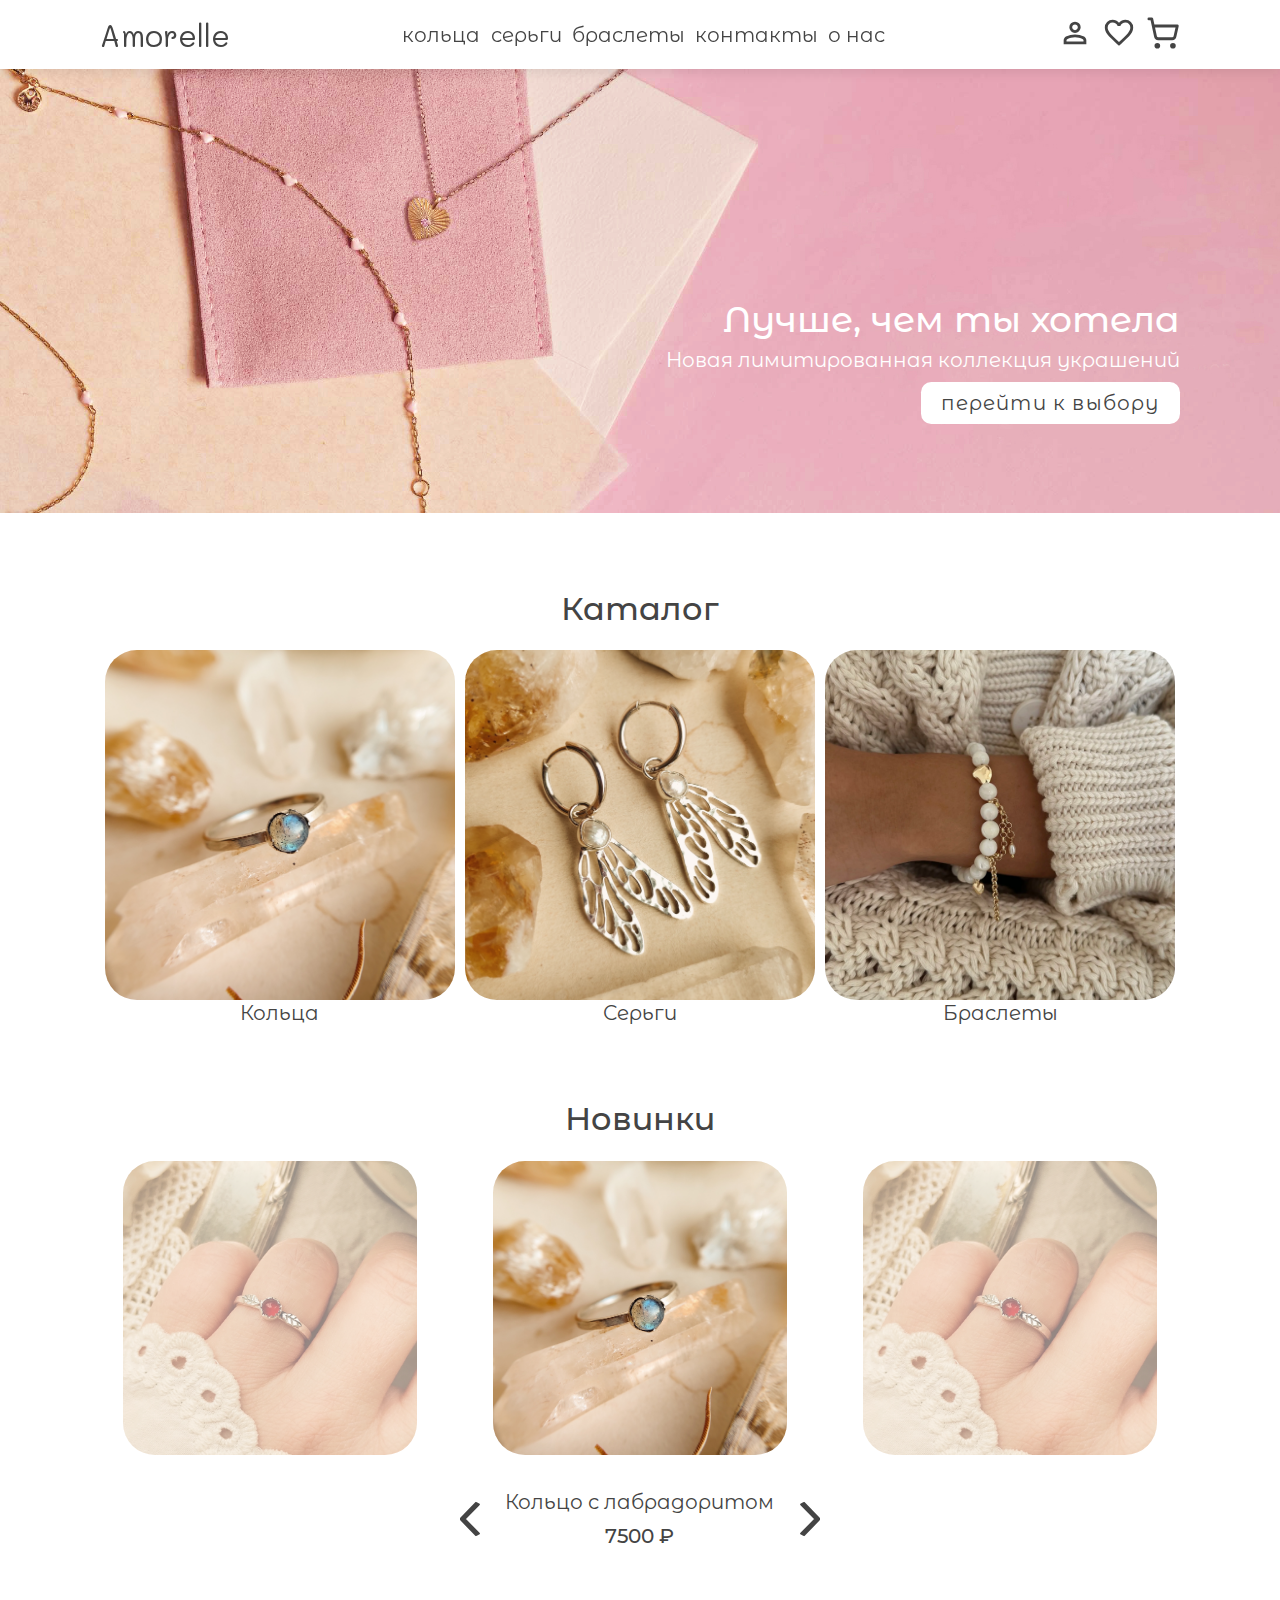
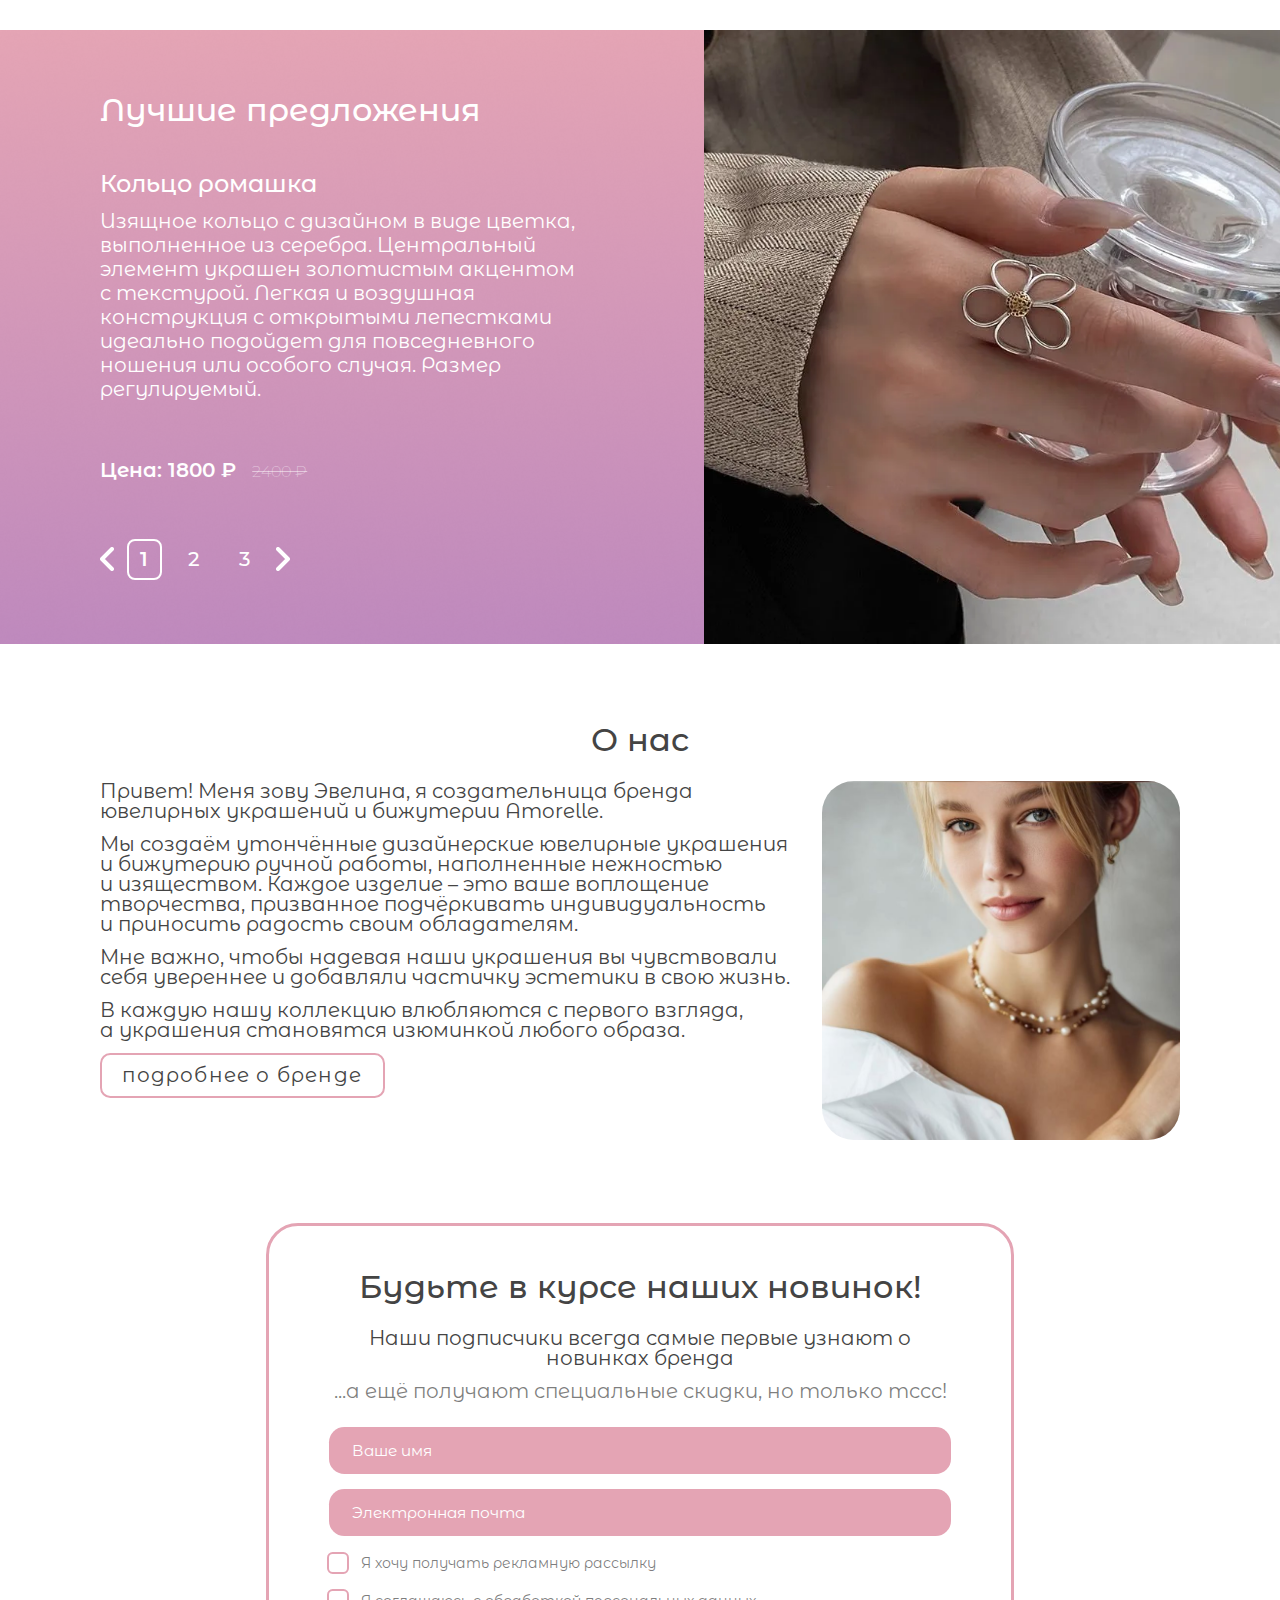
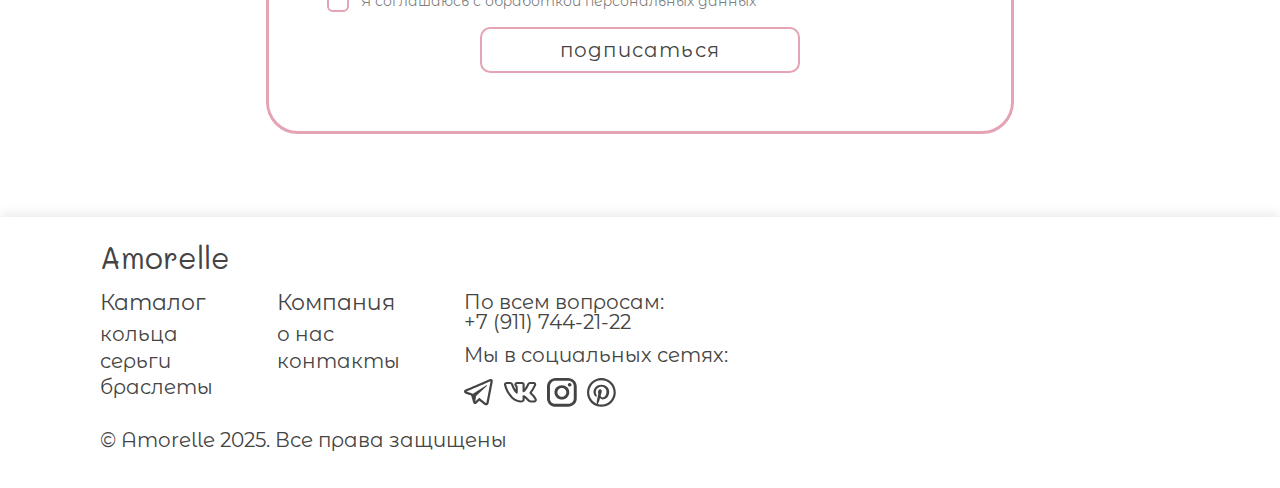
<file: index.html>
<!DOCTYPE html>
<html lang="ru">
  <head>
    <title>Главная – Amorelle</title>
    <meta charset="utf-8">
    <link rel="stylesheet" href="css/reset.css">
    <link rel="stylesheet" href="css/styles.css">
    <link rel="stylesheet" href="https://cdn.jsdelivr.net/npm/swiper@11/swiper-bundle.min.css">
    <link href="https://fonts.googleapis.com/css2?family=Mali:wght@400;600&family=Montserrat+Alternates:wght@300;400;500;600&display=swap" rel="stylesheet">
  </head>
  <body>
    <header>
      <section class="with-limits header-content">
        <h2 class="visually-hidden">Шапка сайта</h2>
        <a href="index.html" class="logo">Amorelle</a>
        <nav class="nav desktop-nav">
          <a href="">кольца</a>
          <a href="">серьги</a>
          <a href="bracelets.html">браслеты</a>
          <a href="">контакты</a>
          <a href="">о&nbsp;нас</a>
        </nav>
        <nav class="icon-header desktop-icons">
          <a href=""><img src="images/user.svg" alt="Профиль" class="icon"></a>
          <a href=""><img src="images/like.svg" alt="Избранное" class="icon"></a>
          <a href="order.html"><img src="images/cart.svg" alt="Корзина" class="icon"></a>
        </nav>

        <!-- Бургер-кнопка (видна только на мобильных) -->
        <label class="burger" for="burger-checkbox">
          <span></span>
          <span></span>
          <span></span>
        </label>
        <input type="checkbox" id="burger-checkbox" class="burger-checkbox">

        <!-- Мобильное меню (появляется при клике на бургер) -->
        <div class="mobile-menu">
          <nav class="mobile-nav">
            <a href="">кольца</a>
            <a href="">серьги</a>
            <a href="">браслеты</a>
            <a href="">контакты</a>
            <a href="">о&nbsp;нас</a>
          </nav>
          <nav class="mobile-icons">
            <a href=""><img src="images/user.svg" alt="Профиль" class="icon"></a>
            <a href=""><img src="images/like.svg" alt="Избранное" class="icon"></a>
            <a href=""><img src="images/cart.svg" alt="Корзина" class="icon"></a>
          </nav>
        </div>
      </section>
    </header>
    <main>
      <section  class="main-image">
        <h2 class="visually-hidden">Заглавное изображение</h2>
        <figure>
          <img src="images/back1.jpg" alt="Фоновая картинка">
        </figure>
        <div class="text-overlay">
          <article class="white-text with-limits">
            <h1 headingoffset="1">Лучше, чем ты хотела</h1>
            <p>Новая лимитированная коллекция украшений</p>
            <button class="button-white">перейти к выбору</button>
          </article>
        </div>
      </section>
      <section class="with-limits">
        <h2>Каталог</h2>
        <div class="catalog">
          <figure>
            <a href=""><img src="images/Лабрадорит1.jpg" alt="Кольца"></a>
            <figcaption>
              <a href="">Кольца</a>
            </figcaption>
          </figure>
          <figure>
            <a href=""><img src="images/КрыльяФеи1.jpg" alt="Серьги"></a>
            <figcaption>
              <a href="">Серьги</a>
            </figcaption>
          </figure>
          <figure>
            <a href=""><img src="images/Суфле1.webp" alt="Браслеты"></a>
            <figcaption>
              <a href="">Браслеты</a>
            </figcaption>
          </figure>
        </div>
      </section>
      <!-- <section class="with-limits">
        <h2>Новинки</h2>
        <article class="news">
          <figure class="min-img">
            <a href=""><img src="images/Терновник1.jpg" alt="Кольца"></a>
          </figure>
          <figure>
            <a href=""><img src="images/Ягодка1.jpg" alt="Кольцо"></a>
            <figcaption>
              <a href=""><img src="images/left1.svg" alt="Налево" class="arrow"></a>
              <article>
                <a href="">Кольцо Ягодка</a>
                <p>4900 ₽</p>
              </article>
              <a href=""><img src="images/right1.svg" alt="Направо" class="arrow"></a>
            </figcaption>
          </figure>
          <figure class="min-img">
            <a href=""><img src="images/Крылья феи1.jpg" alt="Серьги"></a>
          </figure>
        </article>
      </section> -->



<section class="with-limits">
  <h2>Новинки</h2>

  <div class="swiper news-swiper">
    <div class="swiper-wrapper">

      <div class="swiper-slide" data-title="Кольцо с лабрадоритом" data-price="7500 ₽">
        <figure><a href="#"><img src="images/Лабрадорит1.jpg" alt=""></a></figure>
      </div>
      <div class="swiper-slide" data-title="Кольцо Ягодка" data-price="4900 ₽">
        <figure><a href="#"><img src="images/Ягодка1.jpg" alt=""></a></figure>
      </div>
      <div class="swiper-slide" data-title="Кольцо Терновник" data-price="5200 ₽">
        <figure><a href="#"><img src="images/Терновник1.jpg" alt=""></a></figure>
      </div>
      <div class="swiper-slide" data-title="Серьги Крылья феи" data-price="6800 ₽">
        <figure><a href="#"><img src="images/КрыльяФеи1.jpg" alt=""></a></figure>
      </div>
      <div class="swiper-slide" data-title="Кольцо с лабрадоритом" data-price="7500 ₽">
        <figure><a href="#"><img src="images/Лабрадорит1.jpg" alt=""></a></figure>
      </div>

      <div class="swiper-slide" data-title="Кольцо Ягодка" data-price="4900 ₽">
        <figure><a href="#"><img src="images/Ягодка1.jpg" alt=""></a></figure>
      </div>

    </div>

    <div class="news-controls">
      <div class="swiper-button-prev">
        <img src="images/left1.svg" alt="Назад">
      </div>

      <div class="active-caption">
        <article>
          <h2 class="visually-hidden">Описание товара-новинки</h2>
          <a href="#">Кольцо Ягодка</a>
          <p>4900 ₽</p>
        </article>
      </div>

      <div class="swiper-button-next">
        <img src="images/right1.svg" alt="Вперёд">
      </div>
    </div>
  </div>
</section>



      <!-- <section class="with-limits">
        <h2>Новинки</h2>
        <article class="news">
          <figure class="min-img">
            <a href=""><img src="images/Терновник1.jpg" alt="Кольца"></a>
          </figure>
          <figure>
            <a href=""><img src="images/Ягодка1.jpg" alt="Кольцо"></a>
          </figure>
          <figure class="min-img">
            <a href=""><img src="images/Крылья феи1.jpg" alt="Серьги"></a>
          </figure>
        </article>
        <figcaption class="description">
          <a href=""><img src="images/left1.svg" alt="Налево" class="arrow"></a>
          <article>
            <a href="">Кольцо Ягодка</a>
            <p>4900 ₽</p>
          </article>
          <a href=""><img src="images/right1.svg" alt="Направо" class="arrow"></a>
        </figcaption>
      </section> -->





      <!-- <section class="sales">
        <article class="with-limits">
          <div class="sales-text">
            <h2>Лучшие предложения</h2>
            <h3>Кольцо ромашка</h3>
            <p>
              Изящное кольцо с&nbsp;дизайном в&nbsp;виде цветка, выполненное из&nbsp;серебра. Центральный элемент украшен золотистым акцентом 
              с&nbsp;текстурой. Легкая и&nbsp;воздушная конструкция с&nbsp;открытыми лепестками идеально подойдет для&nbsp;повседневного ношения 
              или&nbsp;особого случая. Размер регулируемый.
            </p>
            <p class="price">Цена: 1800 ₽ <span>2400 ₽</span></p>
            <article class="slider-num">
              <a href=""><img src="images/white-left.svg" alt="Налево" class="arrow"></a>
              <div class="slider-pages">
                <a href="#" class="page active">1</a>
                <a href="#" class="page">2</a>
                <a href="#" class="page">3</a>
                <a href="#" class="page">4</a>
                <a href="#" class="page">5</a>
                <a href="#" class="page">6</a>
              </div>
              <a href=""><img src="images/white-right.svg" alt="Направо" class="arrow"></a>
            </article>
          </div>
        </article>
        <figure class="product-sales">
           <a href=""><img src="images/Ромашка2.webp" alt="Корзина"></a>
        </figure>
      </section> -->
      <section class="sales">
        <h2 class="visually-hidden">Лучшие предложения</h2>
        <article class="with-limits">
          <div class="sales-text">
            <h2>Лучшие предложения</h2>
            <h3 class="product-title">Кольцо ромашка</h3>
            <p class="product-desc">
              Изящное кольцо с&nbsp;дизайном в&nbsp;виде цветка, выполненное из&nbsp;серебра. Центральный элемент украшен золотистым акцентом 
              с&nbsp;текстурой. Легкая и&nbsp;воздушная конструкция с&nbsp;открытыми лепестками идеально подойдет для&nbsp;повседневного ношения 
              или&nbsp;особого случая. Размер регулируемый.
            </p>
            <p class="price">Цена: <span class="current-price">1800&nbsp;₽</span> <span class="old-price">2400&nbsp;₽</span></p>
            <div class="slider-num">
              <a href="#" class="arrow arrow-left"><img src="images/white-left.svg" alt="Налево"></a>
              <div class="slider-pages">
                <a href="#" class="page active" data-index="0">1</a>
                <a href="#" class="page" data-index="1">2</a>
                <a href="#" class="page" data-index="2">3</a>
              </div>
              <a href="#" class="arrow arrow-right"><img src="images/white-right.svg" alt="Направо"></a>
            </div>
          </div>
          <figure class="product-sales">
            <a href="#"><img src="images/Ромашка2.webp" alt="Продукт"></a>
          </figure>
        </article>
      </section>

      <section class="with-limits">
        <h2>О&nbsp;нас</h2>
        <article class="about">
          <h2 class="visually-hidden">Описание компаниии</h2>
          <div>
            <p>
              Привет! Меня зову Эвелина, я&nbsp;создательница бренда ювелирных украшений и&nbsp;бижутерии Amorelle.
            </p>
            <p>
              Мы создаём утончённые дизайнерские ювелирные украшения и&nbsp;бижутерию ручной работы, наполненные нежностью и&nbsp;изяществом. 
              Каждое изделие – это&nbsp;ваше воплощение творчества, призванное подчёркивать индивидуальность и&nbsp;приносить радость 
              своим обладателям.
            </p>
            <p>
              Мне важно, чтобы надевая наши украшения вы&nbsp;чувствовали себя увереннее и&nbsp;добавляли частичку эстетики в&nbsp;свою жизнь.
            </p>
            <p>
              В каждую нашу коллекцию влюбляются с&nbsp;первого взгляда, а&nbsp;украшения становятся изюминкой любого образа.
            </p>
            <button class="button-white-back">подробнее о бренде</button>
          </div>
          <figure>
            <img src="images/model1.jpg" alt="Эвелина">
          </figure>
        </article>
      </section>
      <section class="subscribe-form">
        <h2>Будьте в курсе наших новинок!</h2>
        <p>
          Наши подписчики всегда самые первые узнают о новинках бренда<br>
        </p>
        <p>
          <span>...а ещё получают специальные скидки, но только тссс!</span>
        </p>

        <form>
          <input type="text" placeholder="Ваше имя" required>
          <input type="email" placeholder="Электронная почта" required>

          <label class="checkbox">
            <input type="checkbox">
            <span class="checkmark"></span>
            <span>Я хочу получать рекламную рассылку</span>    
          </label>

          <label class="checkbox">
            <input type="checkbox">
            <span class="checkmark"></span>
            <span>Я соглашаюсь с обработкой персональных данных</span>
          </label>

          <button class="button-white-back">подписаться</button>
        </form>
      </section>
    </main>
    <footer>
      <div class="with-limits">
        <a href="" class="logo">Amorelle</a>
        <div class="footer">
          <article class="catalog-footer">
            <h3>Каталог</h3>
            <nav>
              <a href="">кольца</a>
              <a href="">серьги</a>
              <a href="">браслеты</a>
            </nav>
          </article>
          <article class="company-footer">
            <h3>Компания</h3>
            <nav>
              <a href="">о нас</a>
              <a href="">контакты</a>
            </nav>
          </article>
          <article class="social">
            <h2 class="visually-hidden">Обратная связь</h2>
            <p>
              По всем вопросам:<br>
              +7 (911) 744-21-22
            </p>
            <p>
              Мы в социальных сетях:
            </p>
            <nav>
              <a href=""><img src="images/telegram.svg" alt="Telegram" class="icon"></a>
              <a href=""><img src="images/vk.svg" alt="VK" class="icon icon-vk"></a>
              <a href=""><img src="images/inst.svg" alt="Inst" class="icon"></a>
              <a href=""><img src="images/pinterest.svg" alt="Pinterest" class="icon"></a>
            </nav>
          </article>
        </div>
        <p class="copy">&copy; Amorelle 2025. Все права защищены</p>
      </div>
    </footer>
    <script src="js/script.js" defer></script>
    <script src="https://cdn.jsdelivr.net/npm/swiper@11/swiper-bundle.min.js"></script>
  </body>

</html>
</file>
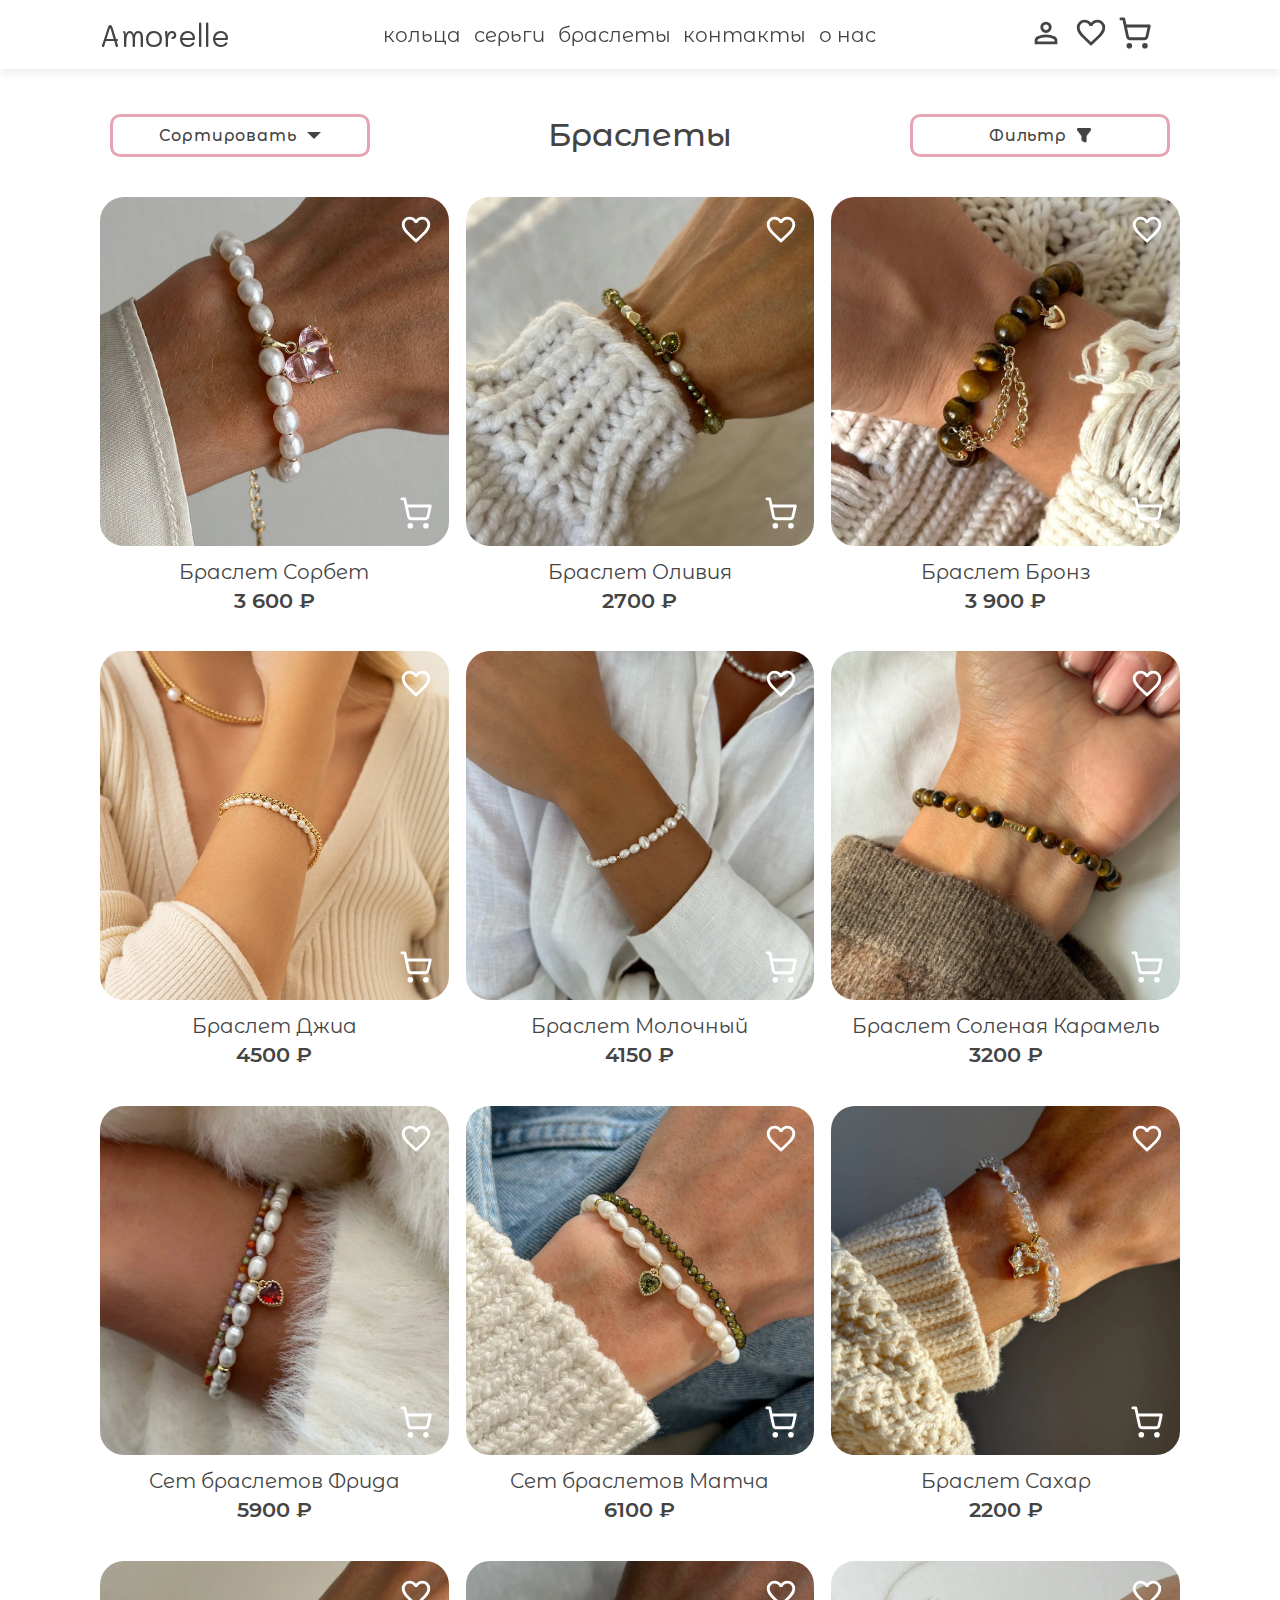
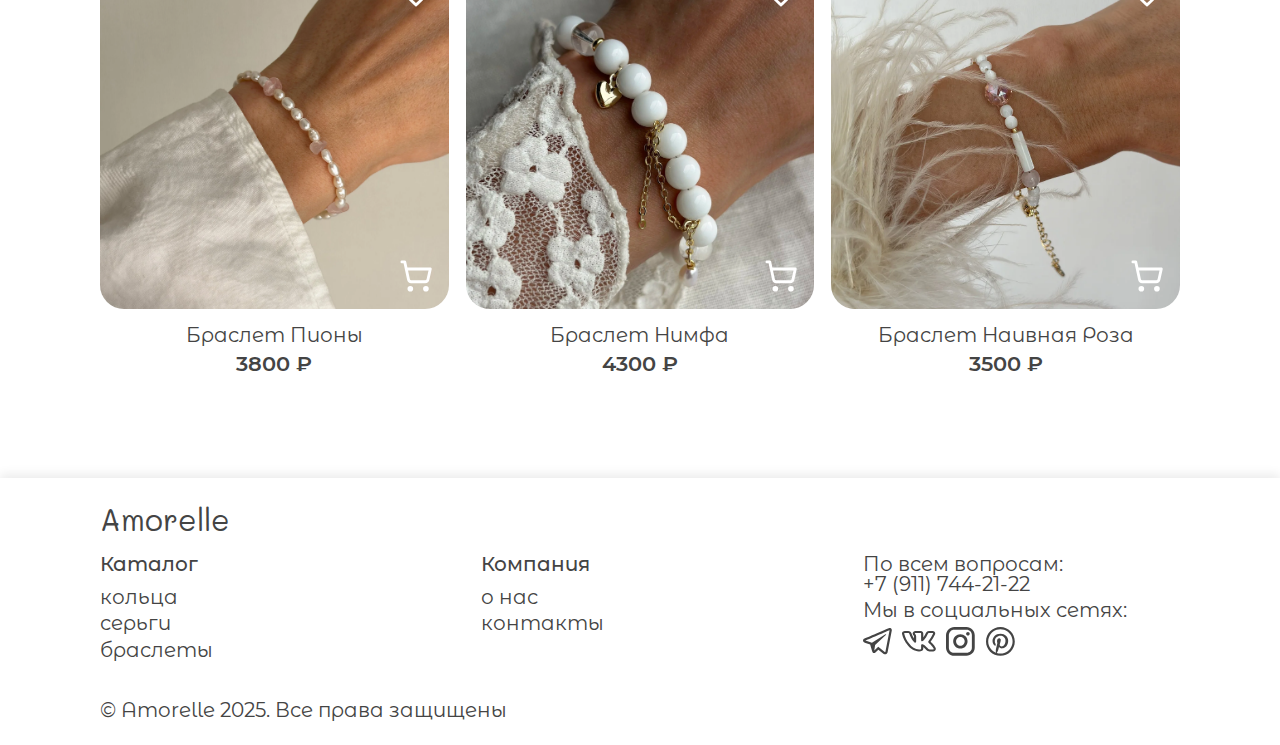
<file: bracelets.html>
<!DOCTYPE html>
<html lang="ru">
<head>
  <meta charset="utf-8">
  <title>Браслеты – Amorelle</title>
  <link rel="stylesheet" href="css/reset.css">
  <link rel="stylesheet" href="css/bracelets.css">
</head>

<body>
  <header>
    <section class="with-limits header-grid">
      <h2 class="visually-hidden">Шапка сайта</h2>
      <a href="index.html" class="logo">Amorelle</a>
      <nav class="nav desktop-nav">
        <a href="#">кольца</a>
        <a href="#">серьги</a>
        <a href="bracelets.html">браслеты</a>
        <a href="#">контакты</a>
        <a href="#">о&nbsp;нас</a>
      </nav>

      <nav class="icon-header desktop-icons">
        <a href="#"><img src="images/user.svg" alt="Профиль" class="icon"></a>
        <a href="#"><img src="images/like.svg" alt="Избранное" class="icon"></a>
        <a href="order.html"><img src="images/cart.svg" alt="Корзина" class="icon"></a>
      </nav>

      <!-- Бургер-меню -->
      <label class="burger" for="burger-checkbox">
        <span></span>
        <span></span>
        <span></span>
      </label>
      <input type="checkbox" id="burger-checkbox">

      <!-- Меню для маленького экрана -->
      <div class="mobile-menu">
        <div class="mobile-nav">
          <a href="#">кольца</a>
          <a href="#">серьги</a>
          <a href="#">браслеты</a>
          <a href="#">контакты</a>
          <a href="#">о&nbsp;нас</a>
        </div>
        <div class="mobile-icons">
          <a href="#"><img src="images/user.svg" alt="Профиль"></a>
          <a href="#"><img src="images/like.svg" alt="Избранное"></a>
          <a href="#"><img src="images/cart.svg" alt="Корзина"></a>
        </div>
      </div>
    </section>
  </header>

  <main class="with-limits">
    <section class="catalog-header">
        <button class="sort-btn">
            <span>Сортировать</span>
            <img src="images/откр.стрелка.png" alt="" class="sort-icon">
        </button>
        <h2>Браслеты</h2>
        <button class="filter-btn">
            <span>Фильтр</span>
            <img src="images/фильтр.png" alt="" class="filter-icon">
        </button>
    </section>

    <section class="catalog-grid">
      <h2 class="visually-hidden">Каталог</h2>
      <article class="product-card">
        <h2 class="visually-hidden">Карточка товара</h2>
        <div class="product-image">
            <img src="images/Сорбет1.webp" alt="Браслет Сорбет" class="product">
            <a href="#"><img src="images/like.svg" alt="Избранное" class="icon icon-product like-btn"></a>
            <a href="#"><img src="images/cart.svg" alt="Корзина" class="icon icon-product cart-btn"></a>
        </div>
        <a class="product-name">Браслет Сорбет</a>
        <p class="product-price">3 600 ₽</p>
      </article>

      <article class="product-card">
        <h2 class="visually-hidden">Карточка товара</h2>
        <div class="product-image">
            <img src="images/Оливия2.webp" alt="Браслет Оливия" class="product">
            <a href="#"><img src="images/like.svg" alt="Избранное" class="icon icon-product like-btn"></a>
            <a href="#"><img src="images/cart.svg" alt="Корзина" class="icon icon-product cart-btn"></a>
        </div>
        <a class="product-name">Браслет Оливия</a>
        <p class="product-price">2700 ₽</p>
      </article>

      <article class="product-card">
        <h2 class="visually-hidden">Карточка товара</h2>
        <div class="product-image">
            <img src="images/Бронз1.webp" alt="Браслет Бронз" class="product">
            <a href="#"><img src="images/like.svg" alt="Избранное" class="icon icon-product like-btn"></a>
            <a href="#"><img src="images/cart.svg" alt="Корзина" class="icon icon-product cart-btn"></a>
        </div>
        <a class="product-name">Браслет Бронз</a>
        <p class="product-price">3 900 ₽</p>
      </article>

      <article class="product-card">
        <h2 class="visually-hidden">Карточка товара</h2>
        <div class="product-image">
            <img src="images/Джиа1.webp" alt="Браслет Джиа" class="product">
            <a href="#"><img src="images/like.svg" alt="Избранное" class="icon icon-product like-btn"></a>
            <a href="#"><img src="images/cart.svg" alt="Корзина" class="icon icon-product cart-btn"></a>
        </div>
        <a class="product-name">Браслет Джиа</a>
        <p class="product-price">4500 ₽</p>
      </article>

      <article class="product-card">
        <h2 class="visually-hidden">Карточка товара</h2>
        <div class="product-image">
            <img src="images/Молочный1.webp" alt="Браслет Молочный" class="product">
            <a href="#"><img src="images/like.svg" alt="Избранное" class="icon icon-product like-btn"></a>
            <a href="#"><img src="images/cart.svg" alt="Корзина" class="icon icon-product cart-btn"></a>
        </div>
        <a class="product-name">Браслет Молочный</a>
        <p class="product-price">4150 ₽</p>
      </article>

      <article class="product-card">
        <h2 class="visually-hidden">Карточка товара</h2>
        <div class="product-image">
            <img src="images/СоленаяКарамель1.webp" alt="Браслет Соленая Карамель" class="product">
            <a href="#"><img src="images/like.svg" alt="Избранное" class="icon icon-product like-btn"></a>
            <a href="#"><img src="images/cart.svg" alt="Корзина" class="icon icon-product cart-btn"></a>
        </div>
        <a class="product-name">Браслет Соленая Карамель</a>
        <p class="product-price">3200 ₽</p>
      </article>

      <article class="product-card">
        <h2 class="visually-hidden">Карточка товара</h2>
        <div class="product-image">
            <img src="images/СетФрида1.webp" alt="Сет браслетов Фрида" class="product">
            <a href="#"><img src="images/like.svg" alt="Избранное" class="icon icon-product like-btn"></a>
            <a href="#"><img src="images/cart.svg" alt="Корзина" class="icon icon-product cart-btn"></a>
        </div>
        <a class="product-name">Сет браслетов Фрида</a>
        <p class="product-price">5900 ₽</p>
      </article>

      <article class="product-card">
        <h2 class="visually-hidden">Карточка товара</h2>
        <div class="product-image">
            <img src="images/СетМатча1.webp" alt="Сет браслетов Матча" class="product">
            <a href="#"><img src="images/like.svg" alt="Избранное" class="icon icon-product like-btn"></a>
            <a href="#"><img src="images/cart.svg" alt="Корзина" class="icon icon-product cart-btn"></a>
        </div>
        <a class="product-name">Сет браслетов Матча</a>
        <p class="product-price">6100 ₽</p>
      </article>

      <article class="product-card">
        <h2 class="visually-hidden">Карточка товара</h2>
        <div class="product-image">
            <img src="images/Сахар1.webp" alt="Браслет Сахар" class="product">
            <a href="#"><img src="images/like.svg" alt="Избранное" class="icon icon-product like-btn"></a>
            <a href="#"><img src="images/cart.svg" alt="Корзина" class="icon icon-product cart-btn"></a>
        </div>
        <a class="product-name">Браслет Сахар</a>
        <p class="product-price">2200 ₽</p>
      </article>

      <article class="product-card">
        <h2 class="visually-hidden">Карточка товара</h2>
        <div class="product-image">
            <img src="images/Пионы1.webp" alt="Браслет Пионы" class="product">
            <a href="#"><img src="images/like.svg" alt="Избранное" class="icon icon-product like-btn"></a>
            <a href="#"><img src="images/cart.svg" alt="Корзина" class="icon icon-product cart-btn"></a>
        </div>
        <a class="product-name">Браслет Пионы</a>
        <p class="product-price">3800 ₽</p>
      </article>

      <article class="product-card">
        <h2 class="visually-hidden">Карточка товара</h2>
        <div class="product-image">
            <img src="images/Нимфа1.webp" alt="Браслет Нимфа" class="product">
            <a href="#"><img src="images/like.svg" alt="Избранное" class="icon icon-product like-btn"></a>
            <a href="#"><img src="images/cart.svg" alt="Корзина" class="icon icon-product cart-btn"></a>
        </div>
        <a class="product-name">Браслет Нимфа</a>
        <p class="product-price">4300 ₽</p>
      </article>

      <article class="product-card">
        <h2 class="visually-hidden">Карточка товара</h2>
        <div class="product-image">
            <img src="images/НаивнаяРоза1.webp" alt="Браслет Наивная Роза" class="product">
            <a href="#"><img src="images/like.svg" alt="Избранное" class="icon icon-product like-btn"></a>
            <a href="#"><img src="images/cart.svg" alt="Корзина" class="icon icon-product cart-btn"></a>
        </div>
        <a class="product-name">Браслет Наивная Роза</a>
        <p class="product-price">3500 ₽</p>
      </article>
    </section>
    </main>
    <footer>
      <div class="with-limits">
        <a href="" class="logo">Amorelle</a>
        <div class="footer">
          <article class="catalog-footer">
            <h3>Каталог</h3>
            <nav>
              <a href="">кольца</a>
              <a href="">серьги</a>
              <a href="">браслеты</a>
            </nav>
          </article>
          <article class="company-footer">
            <h3>Компания</h3>
            <nav>
              <a href="">о нас</a>
              <a href="">контакты</a>
            </nav>
          </article>
          <article class="social">
            <h2 class="visually-hidden">Обратная связь</h2>
            <p>
              По всем вопросам:<br>
              +7 (911) 744-21-22
            </p>
            <p>
              Мы в социальных сетях:
            </p>
            <nav>
              <a href=""><img src="images/telegram.svg" alt="Telegram" class="icon"></a>
              <a href=""><img src="images/vk.svg" alt="VK" class="icon icon-vk"></a>
              <a href=""><img src="images/inst.svg" alt="Inst" class="icon"></a>
              <a href=""><img src="images/pinterest.svg" alt="Pinterest" class="icon"></a>
            </nav>
          </article>
        </div>
        <p class="copy">&copy; Amorelle 2025. Все права защищены</p>
      </div>
    </footer>
</body>
</html>
</file>
<file: css/styles.css>
/* @import url('https://fonts.googleapis.com/css2?family=Mali:wght@400;600&family=Montserrat+Alternates:wght@300;400;500;600&display=swap'); */

.with-limits {
    max-width: 1080px;
    margin: 0 auto;
    padding: 0 20px;
}

.visually-hidden {
    position: absolute;
    width: 1px;
    height: 1px;
    margin: -1px;
    overflow: hidden;
}

body {
    font-family: "Montserrat Alternates", sans-serif;
    color: #444444;
    font-size: 20px;
    font-weight: 400;
    max-width: 1920px;
    min-width: 320px;
    margin: 0;
    padding: 0;
}

section {
    margin-bottom: 80px;
}

section.with-limits {
    margin-bottom: 80px;
}

h2{
    font-size: 32px;
    font-weight: 500;
    text-align: center;
    margin: 0;
}

/* ====================Header===================== */
header{
    position: sticky;
    top: 0;
    padding: 16px 0;
    box-shadow: 0 4px 10px rgba(0, 0, 0, .08);
    z-index: 1000;
    background-color: white;
}

header section.with-limits.header-content{
    display: flex;
    justify-content: space-between;
    align-items: center;
    gap: 0 2.2vw;
    margin-bottom: 0;
}

a {
    text-decoration: none;
    color: #444444;
}

.nav {
    /* margin: 0 0.8vw; */
    /* padding-left: 0.5vw; */
    /* padding-right: 0.5vw; */
    display: flex;
    gap: 0 0.8vw;
}


.logo{
    /* font-size: 2vw; */
    /* font-size:clamp(16px, 2vw, 2vw); */
    font-size: 30px;
    font-family: 'Mali', sans-serif;
}

.icon-header img {
    /* width: clamp(18px, 2.3vw, 2.3vw); */
    width: 34px;
    /* padding-left: 0.7vw; */
}

.icon-header{
    display: flex;
    gap: 0 0.8vw;
}

.main-image{
    position: relative;
    overflow-x: hidden;
    margin-bottom: 80px;
}

.main-image img{
    /* width: 128vw; */
    width: clamp(920px, 128vw, 128vw);
    transform: translateX(-12%);
    height: auto;
    display: block
    /* position: absolute; */
}

h1{
    font-size:clamp(36px, 2.5vw, 2.8vw);
    /* font-size: 2.5vw; */
    font-weight: 500;
}

.text-overlay {
    position: absolute;
    top: 0;
    left: 0;
    width: 100%;
    height: 100%;
    z-index: 10;
    /* background-color: aquamarine; */
}

.text-overlay .with-limits {
    height: 83%;
    display: flex;
    flex-direction: column;
    justify-content: flex-end;
    align-items: flex-end;
    /* padding: 0 2vw; */
    gap: 0 0.1vw;
    color: white;
    /* background-color: aqua; */
    text-align: right;
}

.main-image h1, p, button{
    margin-bottom: 1vw;
}

.button-white{
    background: white;
}

button {
    background: white;
    color:#444444;
    font-family: "Montserrat Alternates", sans-serif;
    border: none;
    /* font-size: 1.27vw; */
    /* font-size:clamp(12px, 1.27vw, 1.3vw); */
    font-size: 20px;
    padding: 0.7vw 1.6vw;
    border-radius: 0.8vw;
    letter-spacing: 0.06em;
}
/* Бургер-кнопка */
.burger {
    display: none;
    flex-direction: column;
    gap: 5px;
    cursor: pointer;
    z-index: 1001;
}

.burger span {
    width: 28px;
    height: 3px;
    background: #444444;
    transition: all 0.3s ease;
}

/* Чекбокс скрыт */
.burger-checkbox {
    display: none;
}

/* Мобильное меню */
.mobile-menu {
    display: none;
    position: absolute;
    top: 100%;
    left: 0;
    right: 0;
    background: white;
    flex-direction: column;
    align-items: center;
    padding: 30px 20px;
    gap: 30px;
    box-shadow: 0 4px 15px rgba(0,0,0,.1);
    z-index: 1000;
}

.mobile-nav {
    display: flex;
    flex-direction: column;
    gap: 20px;
    text-align: center;
    font-size: 18px;
}

.mobile-icons {
    display: flex;
    gap: 25px;
}

.mobile-icons img {
    width: 28px;
}

#burger-checkbox:checked ~ .burger span:nth-child(2) {
    opacity: 0;
}

#burger-checkbox:checked ~ .burger span:nth-child(3) {
    transform: rotate(-45deg) translate(7px, -7px);
}

#burger-checkbox:checked ~ .mobile-menu {
    display: flex;
}

/* ================= Медиа-запросы ================= */
@media (max-width: 900px) {
    .desktop-nav,
    .desktop-icons {
        display: none;
    }

    .burger {
        display: flex;
    }

    .header-content {
        justify-content: space-between;
    }

    .logo {
        font-size: clamp(18px, 4vw, 24px);
    }
}

/* =============Catalog============= */
h2{
    /* font-size:clamp(16px, 2vw, 2.5vw); */
    font-size: 32px;
    /* font-size: 2vw; */
    font-weight: 500;
    text-align: center;
    margin-bottom: 2vw;
    /* display: flex;
    justify-content: center; */
}

.catalog{
    display: flex;
    justify-content: center;
    flex-wrap: wrap;
    /* justify-content: center; */
    gap: 2vw 0.8vw;
}

.catalog img{
    /* width: 23vw;
    height: 23vw; */
    /* width: clamp(130px, 23vw, 23vw); */
    /* height: clamp(130px, 23vw, 23vw); */
    width: 350px;
    height: 350px;
    overflow: hidden;
    object-fit: cover;
    border-radius: 2.5vw;
}

.catalog figcaption{
    width: 350px;
}

/* figure {
    display: flex;
    flex-direction: column;
    align-items: center;
} */

/* =============News============= */
figcaption{
    display: flex;
    justify-content: center;
}

.active-caption {
    margin-top: 0;
    display: flex;
    justify-content: center;
    width: clamp(200px, 23vw, 23vw);
}

.news div.active-caption div{
    display: flex;
    flex-direction: column;
    align-items: center;
}

.news div.active-caption{
    display: flex;
    justify-content: space-between;
}

.active-caption p{
    padding-top: 0.8vw;
    font-weight: 500;
    /* font-size: 1.5vw; */
    /* font-size: clamp(14px, 1.5vw, 1.5vw); */
}

.news {
    display: flex;
    justify-content: center;
}

.news img {
    /* width: 23vw;
    height: 23vw; */
    width: clamp(200px, 23vw, 23vw);
    height: clamp(200px, 23vw, 23vw);
    overflow: hidden;
    object-fit: cover;
    border-radius: 2.5vw;
}

.min-img img{
    /* width: 18vw;
    height: 18vw;   */
    /* width: clamp(170px, 18vw, 18vw);
    height: clamp(170px, 18vw, 18vw); */
    width: clamp(170px, 23vw, 23vw);
    height: clamp(170px, 23vw, 23vw);
}

.min-img{
    /* margin-top: 2.5vw; */
    margin-left: 1vw;
    margin-right: 1vw;
}

figcaption .arrow{
    /* width: 1vw; */
    width: clamp(10px, 1vw, 15px);
    /* width: auto; */
    height: auto;
}

.news a{
    text-align: center;
}


.description{
    display: flex;
    gap: 40px;
    justify-content: center;
    text-align: center;
    margin: auto;
    margin-top: 10px;
}


/* =============Sales============= */
/* .sales{
    display: flex;
    width: 100%;
    min-height: 42vw;
    margin-bottom: 6.5vw;
    overflow: hidden; 
    background: url('images/back2.png') center center / cover no-repeat;
    position: relative;
}

.product-sales {
    position: absolute;
    top: 0;
    right: 0;
    width: 45vw;
    height: 100%;
}

.product-sales img{
    width: 100%;
    height: 100%;
    object-fit: cover;
}

.sales-text {
    display: flex;
    flex-direction: column;
    padding: 5vw 0;
    color: white;
    width: 38vw;
    z-index: 2;
}

.sales-text h2 {
    text-align: left;
    margin-bottom: 3.6vw;
}

h3 {
    font-size: clamp(14px, 1.55vw, 2.2vw);
    font-weight: 500;
    margin-bottom: 1vw;
}

.sales-text p {
    line-height: 1.2; 
}

.sales-text span{
    font-weight: 200;
    font-size: clamp(10px, 1.1vw, 1.3vw);
    color: rgba(255, 255, 255, 0.505);
    text-decoration: line-through;
}

.price{
    margin-top: 3.6vw;
    font-weight: 600;
}

.sales-text .arrow{
    width: clamp(8px, 0.8vw, 15px);
    height: auto;
    display: flex;
    align-items: center;
}

.slider-num{
    margin-top: 3.6vw;
    display: flex;
    align-items: center;
    gap: clamp(5px, 1vw, 1.2vw);
}

.slider-pages{
    display: flex;
    gap: clamp(5px, 1vw, 1.2vw);
}

.page {
    color: white;
    text-decoration: none;
    padding: 0.5vw 0.9vw;
    border-radius: 0.4em;
    border: 0.2vw solid rgba(255, 255, 255, 0);
}

.page.active {
    border: 0.2vw solid white;
    font-weight: 500;
} */

/* ============================================= */
.about{
    display: flex;
    justify-content: space-between;
    gap: 2vw;
    /* flex-wrap: wrap; */

}

.about figure img{
    /* width: clamp(50px, 20vw, 30vw);;
    height: 75%;
    object-fit: cover;
    object-position: center top;
    border-radius: 2.5vw; */
    width: 100%;
    height: 100%;
    object-fit: cover;
    object-position: center top;
    /* display: block; */
}

.about figure{
    flex: 0 0 clamp(200px, 28vw, 28vw);
    height: clamp(200px, 28vw, 28vw);
    overflow: hidden;
    border-radius: 2.5vw;
}

.about article {
    display: flex;
    flex-direction: column;
    gap: 0.8vw 0;
    /* background-color: antiquewhite; */
}

.button-white-back{
    border: 0.2vw solid #E4A4B4;
    /* display: inline-block; */
    align-self: flex-start;
}


/* =============Form============= */
.subscribe-form {
    max-width: 50%;
    margin: 6.5vw auto ;
    padding: 3.5vw 4vw;
    background: white;
    border: 0.3vw solid #E4A4B4;
    border-radius: 2.5vw;
    text-align: center;
    /* box-shadow: 0 10px 30px rgba(0, 0, 0, 0.05); */
}

form{
    margin-top: 2vw;
}

.subscribe-form span{
    color: #444444af;
}

.subscribe-form input[type="text"],
.subscribe-form input[type="email"] {
    width: 90%;
    max-width: 100%;
    padding: 1.1vw 1.8vw;
    margin-bottom: 1.2vw;
    background: #E4A4B4;
    border: none;
    border-radius: 1em;
    font-family: "Montserrat Alternates", sans-serif;
    font-size: clamp(12px, 1.2vw, 1.4vw);
    color: white;
    outline: none;
}

.subscribe-form input::placeholder {
    color: white;
}

/* .subscribe-form input::placeholder:focus {
    color: rgba(255, 255, 255, 0.468);
} */

.checkbox {
    width: 90%;
    max-width: 100%;
    display: flex;
    align-items: center;
    font-size: clamp(11px, 1.1vw, 1.3vw);
    margin-bottom: 1.2vw;
    cursor: pointer;
    text-align: left;
}

.checkbox input {
    /* position: absolute; */
    opacity: 0;
    cursor: pointer;
    height: 0;
    width: 0;
}

.checkmark {
    display: inline-block;
    width: 1.3em;
    height: 1.3em;
    background: white;
    border: 0.2vw solid #E4A4B4;
    border-radius: 0.4em;
    margin-right: 0.8em;
}
.checkbox input:checked ~ .checkmark:after {
    content: "✓";
    color: #444444;
    font-weight: bold;
    font-size: 1em;
    display: flex;
    justify-content: center;
    align-items: center;
    height: 100%;
}

.subscribe-form button {
    width: 25vw;
}

/* =============Footer============= */
footer{
    /* background-color: #E4A4B4; */
    padding: 2vw 4vw;
    box-shadow: 0 -4px 10px rgba(0, 0, 0, .08);
}

footer .social{
    display: flex;
    /* align-items: center; */
    flex-direction: column;
    /* background-color: aqua; */
    /* flex-wrap: wrap; */
}

.catalog-footer nav{
    display: flex;
    flex-direction: column;
    gap: 0.5vw 0;
}

.company-footer nav{
    display: flex;
    flex-direction: column;
    gap: 0.5vw 0;
}

.footer {
    margin-top: 20px;
}

.footer{
    display: flex;
    gap: 5vw 5vw;
    flex-wrap: wrap;
}

footer h3{
    /* font-size: clamp(12px, 1.27vw, 1.3vw); */
    font-size: 22px;
    margin-bottom: 10px;

}

/* .footer .social{
    margin-left: 15vw;
} */

footer article .logo{
    display: block;
    margin-bottom: 2vw;
}

.copy{
    margin-top: 1.5vw;
}

footer .icon{
    width: 2.3vw;
}

.social nav{
    display: flex;
    gap: 0 0.8vw;
    align-items: center;
}

.social .icon{
    width: clamp(18px, 2.3vw, 2.3vw);
}

.social .icon-vk{
    width: clamp(24px, 2.6vw, 2.6vw);
}


/* =============Hover/Active============= */
a{
    transition: color 0.3s ease;
}

a:hover{
    color: #E4A4B4;
}

a:active{
    color:#4444447a;
}

.icon{
    transition: filter 0.3s ease;
}

.icon:hover{
    filter: brightness(0) saturate(100%);
    filter: brightness(0) saturate(100%) invert(76%) sepia(11%) saturate(1095%) hue-rotate(298deg) brightness(96%) contrast(86%);;
}

.icon:active{
    filter: opacity(60%);
}

.button-white{
    /* transition: background 0.3s ease; */
    border: none;
}

.button-white-back{
    /* transition: background 0.3s ease; */
    box-sizing: border-box;
}

.button-white:hover, .button-white-back:hover{
    background: linear-gradient(to bottom, #E4A4B4, #BE89BD);
    color: white;
    /* border-color: linear-gradient(to bottom, #E4A4B4, #BE89BD); */
}

.button-white:active, .button-white-back:active{
    background: #E4A4B4;
    border-color: transparent;
}

.slider-num .arrow{
    transition: filter 0.3s ease;
}

.slider-num .arrow:hover{
    filter: opacity(50%);
}

.slider-num .arrow:active{
    filter: opacity(65%);
}

.page{
    transition: color 0.3s ease;
}

.page:hover{
    color: rgba(255, 255, 255, 0.5);
}

.page:active{
    color: rgba(255, 255, 255, 0.65);
}

.news img, 
.news figcaption article a,
.news figcaption article p {
    transition: opacity 0.25s ease;
}

/* =============================== */
.sales {
    /* display: flex; */
    width: 100%;
    margin-bottom: 80px;
    /* min-height: 42vw;
    margin-bottom: 6.5vw; */
    overflow: hidden;
    background: url('../images/back2.png') center center / cover no-repeat;
    position: relative;
}

.product-sales {
    position: absolute;
    top: 0;
    right: 0;
    width: 45vw;
    height: 100%;
}

.product-sales img {
    width: 100%;
    height: 100%;
    object-fit: cover;
}

.sales-text {
    display: flex;
    flex-direction: column;
    padding: 5vw 0;
    color: white;
    width: 38vw;
    z-index: 2;
}

.sales-text h2 {
    text-align: left;
    margin-bottom: 3.6vw;
}

.product-title {
    /* font-size: clamp(14px, 1.55vw, 2.2vw); */
    font-size: 24px;
    font-weight: 500;
    margin-bottom: 1vw;
}

.product-desc {
    line-height: 1.2;
}

.price {
    margin-top: 3.6vw;
    font-weight: 600;
}

.price .old-price {
    font-weight: 200;
    /* font-size: clamp(10px, 1.1vw, 1.3vw); */
    font-size: 16px;
    color: rgba(255, 255, 255, 0.505);
    text-decoration: line-through;
    margin-left: 0.8vw;
}

.slider-num {
    margin-top: 3.6vw;
    display: flex;
    align-items: center;
    gap: clamp(10px, 1vw, 1.2vw);
}

.slider-pages {
    display: flex;
    gap: clamp(5px, 1vw, 1.2vw);
    align-items: center;
}

.slider-pages .page {
    display: flex;
    justify-content: center;
    align-items: center;
    cursor: pointer;
    padding: 0.5vw 0.9vw;
    border-radius: 0.4em;
    border: 0.2vw solid rgba(255, 255, 255, 0);
    font-weight: 500;
    text-decoration: none;
    color: white;
    /* font-size: clamp(12px, 1.2vw, 1.4vw); */
    font-size: 20px;
    /* height: clamp(24px, 2vw, 28px); */
    height: 24px;
    transition: all 0.3s ease;
}

.slider-pages .page.active {
    border: 0.2vw solid white;
    font-weight: 600;
}

.slider-num .arrow {
    display: flex;
    justify-content: center;
    align-items: center;
    cursor: pointer;
    transition: filter 0.3s ease;
}

.slider-num .arrow:hover {
    filter: brightness(0.85);
}

span.current-price {
    /* font-size:clamp(12px, 1.27vw, 1.3vw); */
    font-size: 20px;
    text-decoration: none;
    color: white;
    font-weight: 600;
}

.product-title,
.product-desc,
.price,
.product-sales img {
    transition: opacity 0.3s ease;
}

.sales-text {
    position: relative;
}

.price {
    opacity: 1;
    transition: opacity 0.35s ease;
}






.news-carousel-wrapper {
  position: relative;
  overflow: hidden;
}

.news-carousel {
  overflow: hidden;
  border-radius: 2.5vw;
}

.news .news-track > figure {
  flex: 0 0 auto;
  margin: 0;
}

.news-track figure img {
  width: clamp(280px, 23vw, 23vw);
  height: clamp(280px, 23vw, 23vw);
  object-fit: cover;
  border-radius: 2.5vw;
}

.news-swiper { 
    overflow: hidden; padding-bottom: 80px; 
}
.news-swiper .swiper-slide { 
    display: flex; 
    justify-content: center; 
    opacity: 0.5; 
    transition: opacity .5s ease; 
}
.news-swiper .swiper-slide-active { 
    opacity: 1; 
}
.news-swiper img {
  width: clamp(280px, 23vw, 23vw);
  height: clamp(280px, 23vw, 23vw);
  object-fit: cover;
  border-radius: 2.5vw;
}

.news-controls {
  display: flex;
  justify-content: center;
  align-items: center;
  gap: 40px;
  margin-top: 30px;
}
.news-controls .swiper-button-prev,
.news-controls .swiper-button-next {
  width: 40px; 
  height: 40px; 
  cursor: pointer; 
  margin: 0; 
  top: auto;
}
.news-controls .swiper-button-prev img,
.news-controls .swiper-button-next img {
  width: 100%; 
  height: 100%; 
  object-fit: contain;
}
.news-controls .active-caption article { 
    text-align: center; 
}

.news-controls .active-caption a:hover { 
    color: #E4A4B4; 
}


.news-swiper .swiper-button-prev::after,
.news-swiper .swiper-button-next::after { 
    display: none !important; 
}


.news-controls .active-caption a,
.news-controls .active-caption p {
    opacity: 0;
    transform: translateY(12px);
    transition: all 0.55s cubic-bezier(0.22, 0.61, 0.36, 1);
    display: block;
}

.news-controls .active-caption.visible a,
.news-controls .active-caption.visible p {
    opacity: 1;
    transform: translateY(0);
}

.news-controls {
  display: flex;
  align-items: center;
  justify-content: center;
  gap: 5px;
  margin-top: 30px;
  flex-wrap: wrap;
}

.news-controls .swiper-button-prev,
.news-controls .swiper-button-next {
  width: 36px;
  height: 36px;
  margin: 0;
  position: static;
}

.news-controls .swiper-button-prev img,
.news-controls .swiper-button-next img {
  width: 100%;
  height: 100%;
}

.news-controls .active-caption {
  min-width: 220px;
  text-align: center;
}

.active-caption a,
.active-caption p {
  opacity: 0;
  transform: translateY(12px);
  transition: all 0.55s cubic-bezier(0.22, 0.61, 0.36, 1);
  display: block;
  margin: 4px 0;
}

.active-caption.visible a,
.active-caption.visible p {
  opacity: 1;
  transform: translateY(0);
}


/* Основные стили слайдов */
.news-swiper .swiper-slide {
  transition: all 0.6s cubic-bezier(0.4, 0, 0.2, 1) !important;
  opacity: 0.5;
  transform: scale(0.82);
}


.news-swiper .swiper-slide-active {
  opacity: 1;
  transform: scale(1);
  z-index: 2;
}
/* 
.news-swiper .swiper-slide img {
  width: clamp(170px, 20vw, 300px);
  height: clamp(170px, 20vw, 300px);
  object-fit: cover;
  border-radius: 2.5vw;
  display: block;
  box-shadow: 0 10px 30px rgba(0, 0, 0, 0.08);
  transition: all 0.6s cubic-bezier(0.4, 0, 0.2, 1);
}

.news-swiper .swiper-slide-active img {
  width: clamp(220px, 26vw, 380px) !important;
  height: clamp(220px, 26vw, 380px) !important;
  box-shadow: 0 20px 40px rgba(228, 164, 180, 0.25);
}

.news-swiper .swiper-wrapper {
  align-items: center !important;
} */
</file>
<file: css/bracelets.css>
@import url('https://fonts.googleapis.com/css2?family=Mali:wght@400;600&family=Montserrat+Alternates:wght@300;400;500;600&display=swap');

.with-limits {
    max-width: 1080px;
    margin: 0 auto;
    padding: 0 20px;
}

.visually-hidden {
    position: absolute;
    width: 1px;
    height: 1px;
    margin: -1px;
    overflow: hidden;
}

body {
    font-family: "Montserrat Alternates", sans-serif;
    color: #444444;
    font-size: 20px;
    font-weight: 400;
    max-width: 1920px;
    min-width: 320px;
    margin: 0;
    padding: 0;
}

section {
    margin-bottom: 80px;
}

h2{
    font-size: 32px;
    font-weight: 500;
    text-align: center;
    margin: 0;
}

/* ================= Header ================= */
header {
    position: sticky;
    top: 0;
    padding: 16px 0;
    box-shadow: 0 4px 10px rgba(0, 0, 0, .08);
    z-index: 5;
    background-color: white;
    margin-bottom: 45px;
}

.header-grid {
    display: grid;
    grid-template-columns: auto 1fr auto auto; /* логотип | навигация | иконки | бургер */
    align-items: center;
    gap: 2.2vw;
}

.logo {
    font-size: 30px;
    font-family: 'Mali', sans-serif;
    text-decoration: none;
    color: #444444;
}

/* Навигация и иконки на большом экране */
.desktop-nav {
    display: grid;
    grid-auto-flow: column;
    gap: 1vw;
    justify-content: center;
}

.desktop-icons {
    display: grid;
    grid-auto-flow: column;
    gap: 0.8vw;
}

.desktop-icons img {
    width: 34px;
    height: auto;
}

a {
    text-decoration: none;
    color: #444444;
}

/* Бургер-кнопка */
.burger {
    display: none;
    cursor: pointer;
    grid-column: 4;
}

.burger span {
    display: block;
    width: 30px;
    height: 3px;
    background: #444;
    margin: 6px 0;
    transition: 0.3s;
}

/* Чекбокс скрыт */
#burger-checkbox {
    display: none;
}

/* Бургер-меню */
.mobile-menu {
    display: none;
    position: absolute;
    top: 100%;
    left: 0;
    right: 0;
    background: white;
    box-shadow: 0 4px 10px rgba(0,0,0,.1);
    padding: 20px;
    flex-direction: column;
    gap: 20px;
    z-index: 2;
}

.mobile-nav,
.mobile-icons {
    display: grid;
    gap: 15px;
}

.mobile-nav a {
    font-size: 18px;
    text-align: center;
}

.mobile-icons {
    grid-auto-flow: column;
    justify-content: center;
    gap: 20px;
}

.mobile-icons img {
    width: 30px;
}

/* === Медиа-запрос для экрана < 800px === */
@media (max-width: 799px) {
    .header-grid {
        grid-template-columns: auto 1fr auto; /* логотип | пусто | бургер */
        gap: 1rem;
    }

    .desktop-nav,
    .desktop-icons {
        display: none;
    }

    .burger {
        display: block;
    }

    #burger-checkbox:checked ~ .mobile-menu {
        display: flex;
    }
}

/* ============ Hover для Header ============ */
a{
    transition: color 0.3s ease;
}

a:hover{
    color: #E4A4B4;
}

a:active{
    color:#4444447a;
}

.icon{
    transition: filter 0.3s ease;
}

.icon:hover{
    filter: brightness(0) saturate(100%);
    filter: brightness(0) saturate(100%) invert(76%) sepia(11%) saturate(1095%) hue-rotate(298deg) brightness(96%) contrast(86%);;
}

.icon:active{
    filter: opacity(60%);
}


/* Main --> Каталог */

/* .catalog-header {
    display: grid;
    grid-template-columns: repeat(3, auto);   
    justify-content: space-between;          
    align-items: center;
    gap: 20px;
    flex-wrap: wrap;                      
    padding: 0 10px;
    margin-bottom: 40px;
} */

.catalog-header {
    display: flex;
    justify-content: space-between;          
    align-items: center;
    gap: 20px;
    flex-wrap: wrap;                      
    padding: 0 10px;
    margin-bottom: 40px;
}

/* .catalog-header {
    display: grid;
    grid-template-columns: auto 1fr auto;
    align-items: center;
    justify-items: center;
    gap: 20px;
    margin-bottom: 40px;
    padding: 0 10px;
}

@media (max-width: 799px) {
    .catalog-header {
        grid-template-columns: 1fr;
        gap: 16px;
        justify-content: left;
    }

    .catalog-header h2 {
        order: -1;
        font-size: clamp(26px, 6vw, 32px);
    }

    .sort-btn,
    .filter-btn {
        width: 80%;
        max-width: 300px;
    }
} */

.sort-btn,
.filter-btn {
    display: flex;
    gap: 10px;
    background: white;
    color:#444444;
    font-family: "Montserrat Alternates", sans-serif;
    font-size: 16px;
    padding: 0.7vw 1.6vw;
    border-radius: 0.8vw;
    letter-spacing: 0.06em;
    border: 3px solid #E4A4B4;
    flex-wrap: nowrap;
    align-items: center;
    justify-content: center;
    width: 260px;
    font-weight: 500;
}

.sort-btn img,
.filter-btn img {
    width: 14px;
    /* height: 20px; */
    object-fit: contain;
    transition: transform 0.3s ease;
}

.filter-btn:hover, .sort-btn:hover{
    background: linear-gradient(to bottom, #E4A4B4, #BE89BD);
    color: white;
}

.filter-btn:active, .sort-btn:active{
    background: #E4A4B4;
    border-color: transparent;
}

/* ===== Товары  ===== */
.catalog-grid {
    display: grid;
    grid-template-columns: repeat(auto-fit, minmax(280px, 1fr));
    gap: clamp(5px, 1.3vw, 1.3vw);
    margin-bottom: 80px;
}

/* Карточка товара */
.product-card {
    background: white;
    display: flex;
    flex-direction: column;
}

.product-image:hover {
    box-shadow: 0 0px 20px #e4a4b4a2;
}

/* Фото */
.product-image {
    position: relative;
    overflow: hidden;
    border-radius: 24px;
    cursor: pointer;
    aspect-ratio: 1 / 1;
    transition: all 0.35s ease;
}

.product {
    width: 100%;
    height: 100%;
    object-fit: cover;
    object-position: center;
    display: block;
    transition: transform 0.4s ease;
}

.icon-product {
    position: absolute;
    width: 34px;
    height: 34px;
    display: flex;
    align-items: center;
    justify-content: center;
    cursor: pointer;
    transition: all 0.3s ease;
    filter: brightness(0) saturate(100%);
    filter: brightness(0) saturate(100%) invert(100%) sepia(0%) saturate(0%) hue-rotate(161deg) brightness(102%) contrast(102%);
    /* backdrop-filter: blur(8px); */
}

.like-btn {
    top: 16px;
    right: 16px;
}

.cart-btn {
    bottom: 16px;
    right: 16px;
}

.icon-product:hover {
    filter: brightness(0) saturate(100%);
    filter: brightness(0) saturate(100%) invert(98%) sepia(43%) saturate(4061%) hue-rotate(288deg) brightness(96%) contrast(89%);
}

/* Текст под фото */
.product-name {
    text-align: center;
    cursor: pointer;
    color: #444;
    margin: 16px 20px 8px;
}

.product-price {
    font-weight: 600;
    font-size: clamp(19px, 2.6vw, 21px);
    text-align: center;
    color: #444;
    margin: 0 20px 24px;
}

/* ============= Footer ============= */
footer{
    padding: 2vw 4vw;
    box-shadow: 0 -4px 10px rgba(0, 0, 0, .08);
}

.footer{
    display: grid;
    gap: 0 5vw;
    /* grid-template-columns: repeat(6, 1fr); */
    /* grid-template-columns: repeat(3, 1fr) */
    /* grid-template-columns: repeat(auto-fit, minmax(min(180px, 100%), 1fr)); */
    grid-template-columns: repeat(auto-fit, minmax(min(220px, 100%), 1fr));
    align-items: start;
    gap: 40px 5vw;
    margin-top: 20px;
}

footer .social{
    display: flex;
    flex-direction: column;
    min-width: 280px;
    /* grid-column: auto / span 2; */
    /* grid-column: 4 / 6; */
    gap: 0.5vw 0;
}

.catalog-footer nav{
    display: flex;
    flex-direction: column;
    gap: 0.5vw 0;
}

.company-footer nav{
    display: flex;
    flex-direction: column;
    gap: 0.5vw 0;
}

footer h3{
    font-size: 20px;
    font-weight: 500;
    margin-bottom: 1vw;
}

footer article .logo{
    display: block;
    margin-bottom: 2vw;
}

.copy{
    margin-top: 40px;
}

footer .icon{
    width: 2.3vw;
}

.social nav{
    display: flex;
    gap: 0 0.8vw;
    align-items: center;
    /* flex-wrap: wrap; */
}

.social .icon{
    /* width: 2.2vw; */
    width: clamp(25px, 2.3vw, 2.3vw);
}

.social .icon-vk{
    /* width: 2.6vw; */
    width: clamp(29px, 2.6vw, 2.6vw);
}
</file>
